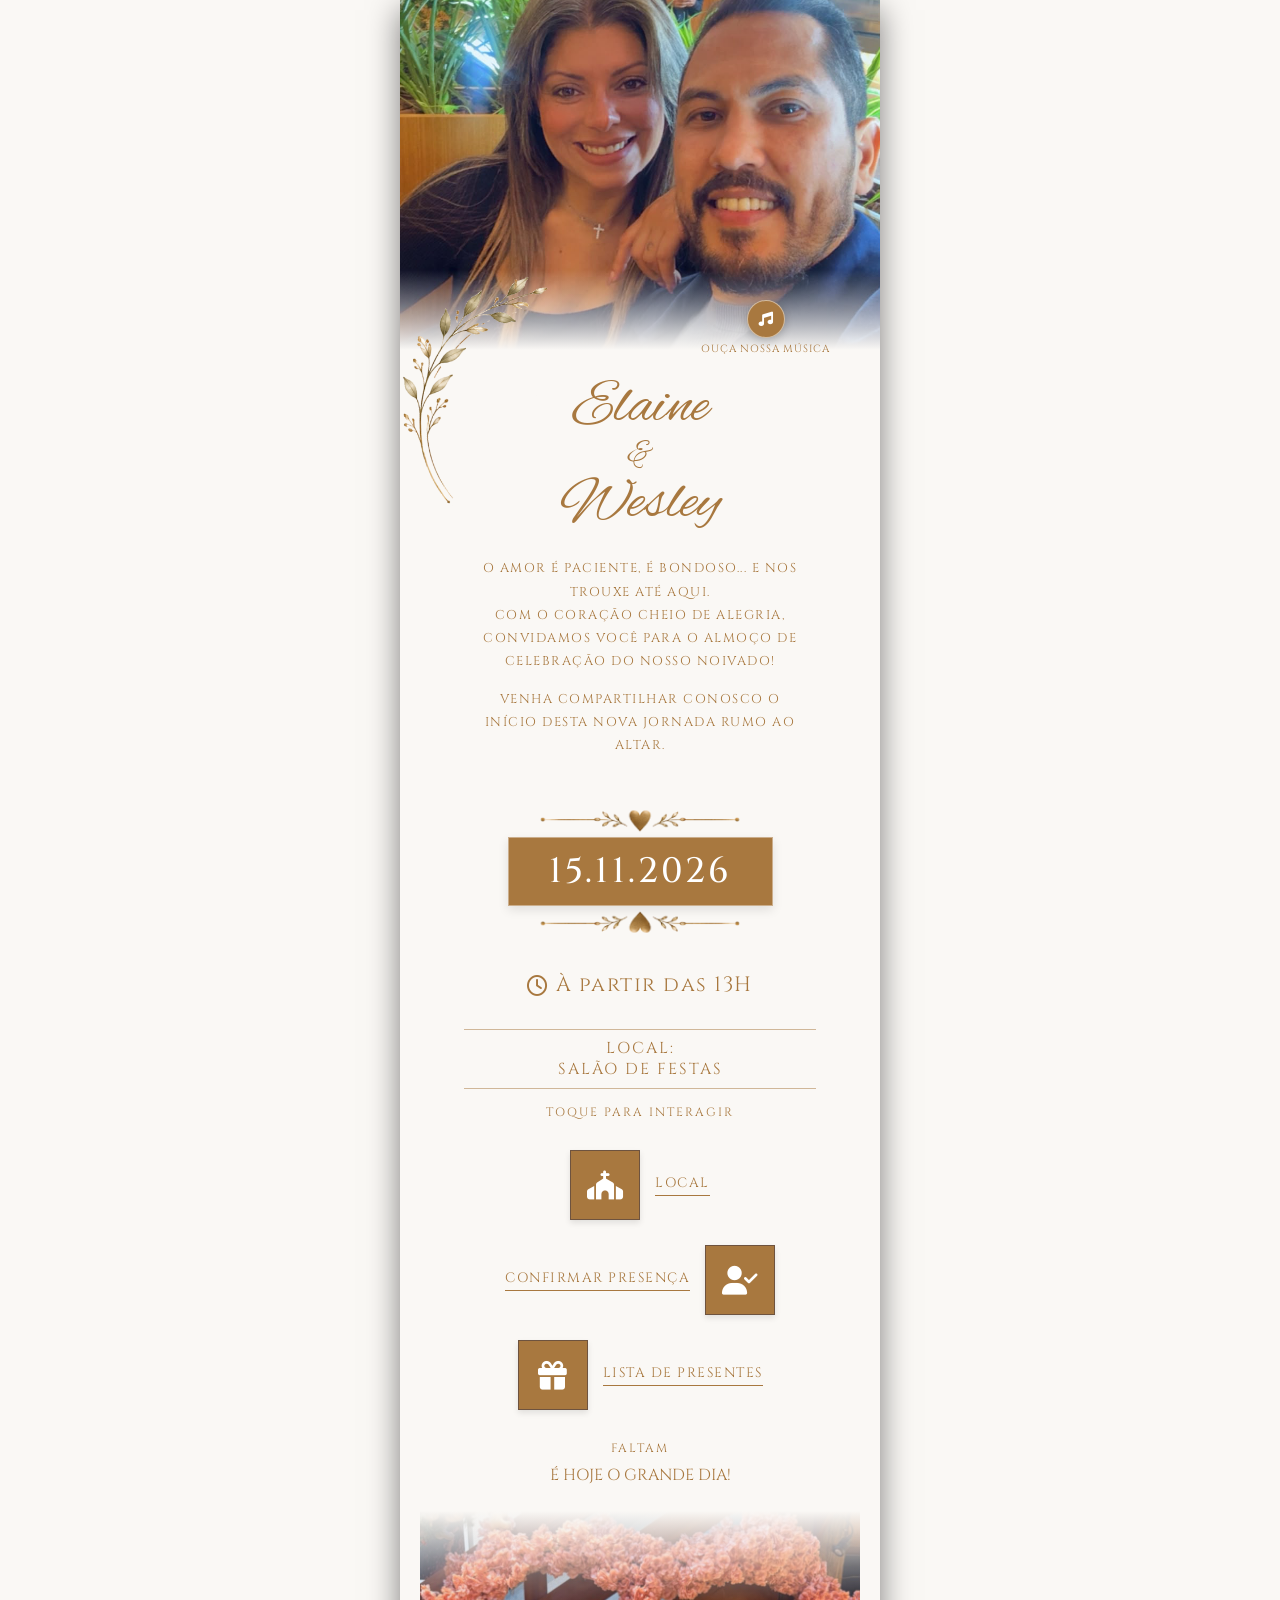
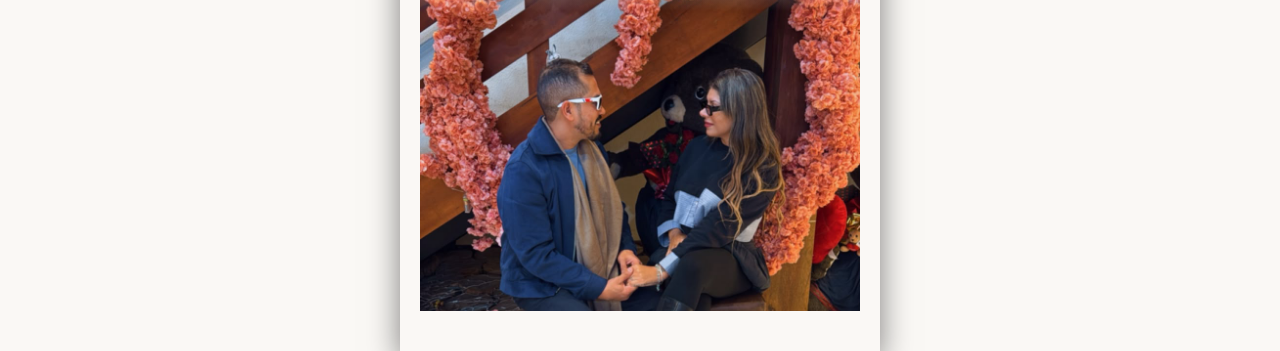
<file: index.html>
<html lang="pt-BR">
<head>
  <meta charset="UTF-8">
  <meta name="viewport" content="width=device-width, initial-scale=1.0">
  <title>Elaine e Wesley</title>
  
  <!-- Google Fonts -->
  <link rel="preconnect" href="https://fonts.googleapis.com">
  <link rel="preconnect" href="https://fonts.gstatic.com" crossorigin>
  <link href="https://fonts.googleapis.com/css2?family=Alex+Brush&family=Cinzel:wght@400;500;600&display=swap" rel="stylesheet">
  
    <!-- Ícones do App/Navegador -->
  <link href="imagens/icon.png" rel="shortcut icon"/>
  <link href="imagens/icon-192.png" rel="icon" sizes="192x192"/>
  <link href="imagens/icon-180.png" rel="apple-touch-icon" sizes="180x180"/>
  
  <!-- FontAwesome -->
  <link rel="stylesheet" href="https://cdnjs.cloudflare.com/ajax/libs/font-awesome/6.4.0/css/all.min.css">

  <!-- CSS Local -->
  <link rel="stylesheet" href="./style.css">
</head>
<body>
   <!-- Música de fundo -->
<audio id="bg-music" loop src="audio/musica.mp3"></audio>
<div class="card-container">

  <!-- FOTO DO TOPO -->
  <div class="top-photo-wrapper">
    <img src="imagens/casal-foto1.png" alt="Foto Casal Topo">
  </div>

  <!-- CONTEÚDO PRINCIPAL -->
  <div class="main-content">
    
    <!-- CONTAINER DOS NOMES COM A DECORAÇÃO -->
    <div class="names-container">
      <img src="imagens/arabesco-esquerda.png" alt="Detalhe" class="left-decoration">
      <h1 class="couple-names">
        Elaine
        <span>&</span>
        Wesley
      </h1>
      <!-- Bloco de Música com Texto -->
<div class="music-wrapper">
    <button id="music-btn" class="music-toggle-btn" aria-label="Tocar Música">
      <i class="fa-solid fa-music"></i>
    </button>
    <span class="music-label">Ouça nossa música</span>
  </div>
</div>
      
   <!-- Versículo Bíblico -->
<p class="invitation-text bible-quote">
  O amor é paciente, é bondoso... E nos trouxe até aqui.<br>
Com o coração cheio de alegria, convidamos você para o almoço de celebração do nosso noivado!
</p>

<!-- Texto da Saudação -->
<p class="invitation-text">
  Venha compartilhar conosco o início desta nova jornada rumo ao altar.
</p>

     <!-- SEÇÃO DA DATA COM DECORAÇÕES -->
    <div class="date-wrapper">
      <img src="imagens/arabesco-coracao-cima.png" alt="Decoração Topo" class="date-deco date-deco-top">

      <!-- DATA EM DESTAQUE -->
      <div class="date-badge">
        15.11.2026
      </div>

      <img src="imagens/arabesco-coracao-baixo.png" alt="Decoração Base" class="date-deco date-deco-bottom">
    </div>

    <!-- HORA -->
     <div class="time-text">
      <i class="far fa-clock"></i>
      <span>À partir das 13H</span>
    </div>
    
    <!-- LOCAL -->
    <div class="location-info">
      <div class="divider-line"></div>
      <p class="location-text">Local: <br>Salão de festas</p>
      <div class="divider-line"></div>
    </div>

    <!-- INSTRUÇÃO -->
    <p class="touch-instruction">Toque para interagir</p>

    <!-- BOTÕES INTERATIVOS -->
    <div class="interactive-buttons">

      <!-- Botão 1: Local -->
      <a href="https://digitalconvite.github.io/elaine-e-wesley/local-cerimonia.html" rel="noopener noreferrer" class="btn-row">
        <div class="icon-square">
          <i class="fas fa-church"></i>
        </div>
        <span class="btn-label">Local</span>
      </a>

      <!-- Botão 3: Confirmar Presença -->
      <div class="btn-row reverse" id="rsvpBtn">
        <div class="icon-square">
          <i class="fas fa-user-check"></i>
        </div>
        <span class="btn-label">Confirmar Presença</span>
      </div>

      <!-- Botão 4: Lista de presentes -->
      <a href="https://digitalconvite.github.io/elaine-e-wesley/lista-de-presentes.html" rel="noopener noreferrer" class="btn-row">
        <div class="icon-square">
          <i class="fa-solid fa-gift"></i>
        </div>
        <span class="btn-label">Lista de presentes</span>
      </a>

    </div>
    
    <!-- CONTAGEM REGRESSIVA -->
<div class="countdown-container">
  <div class="countdown-title">FALTAM</div>
  <div class="countdown-timer" id="countdown">
    <div class="time-box">
      <span id="days">00</span>
      <small>dias</small>
    </div>
    <div class="time-box">
      <span id="hours">00</span>
      <small>horas</small>
    </div>
    <div class="time-box">
      <span id="minutes">00</span>
      <small>min</small>
    </div>
    <div class="time-box">
      <span id="seconds">00</span>
      <small>seg</small>
    </div>
  </div>
</div>
    <!-- FOTO DA PARTE INFERIOR -->
    <div class="bottom-section">
           <div class="bottom-photo-wrapper">
        <img src="imagens/foto-final.png" alt="flores douradas">
      </div>
    </div>

  </div>

  <!-- MODAL RSVP -->
  <div id="rsvpModal" class="modal">
    <div class="modal-content">
      <h3>Confirmação de Presença</h3>
      <form id="rsvpForm">
        
        <div class="form-group">
          <label for="nome">Seu Nome Completo:</label>
          <input type="text" id="nome" placeholder="Digite seu nome completo" required>
        </div>
        
        <div class="form-group">
          <label for="presencaCelebracao">Celebração:</label>
          <select id="presencaCelebracao" required>
            <option value="Sim, estarei presente na Celebração">Sim, estarei presente!</option>
            <option value="Não poderei ir à Celebração">Não poderei ir à Celebração</option>
          </select>
        </div>

        <div class="form-group">
          <label for="acompanhantes">Quantidade de Acompanhantes:</label>
          <input type="number" id="acompanhantes" placeholder="0" min="0" value="0">
        </div>
        <button type="submit" class="modal-btn">Enviar via WhatsApp</button>
        <button type="button" class="modal-btn btn-cancel" id="closeRsvpBtn">Fechar</button>
      </form>
    </div>
  </div>

  <!-- JavaScript Local -->
  <script src="./script.js"></script>
</body>
</html>
</file>
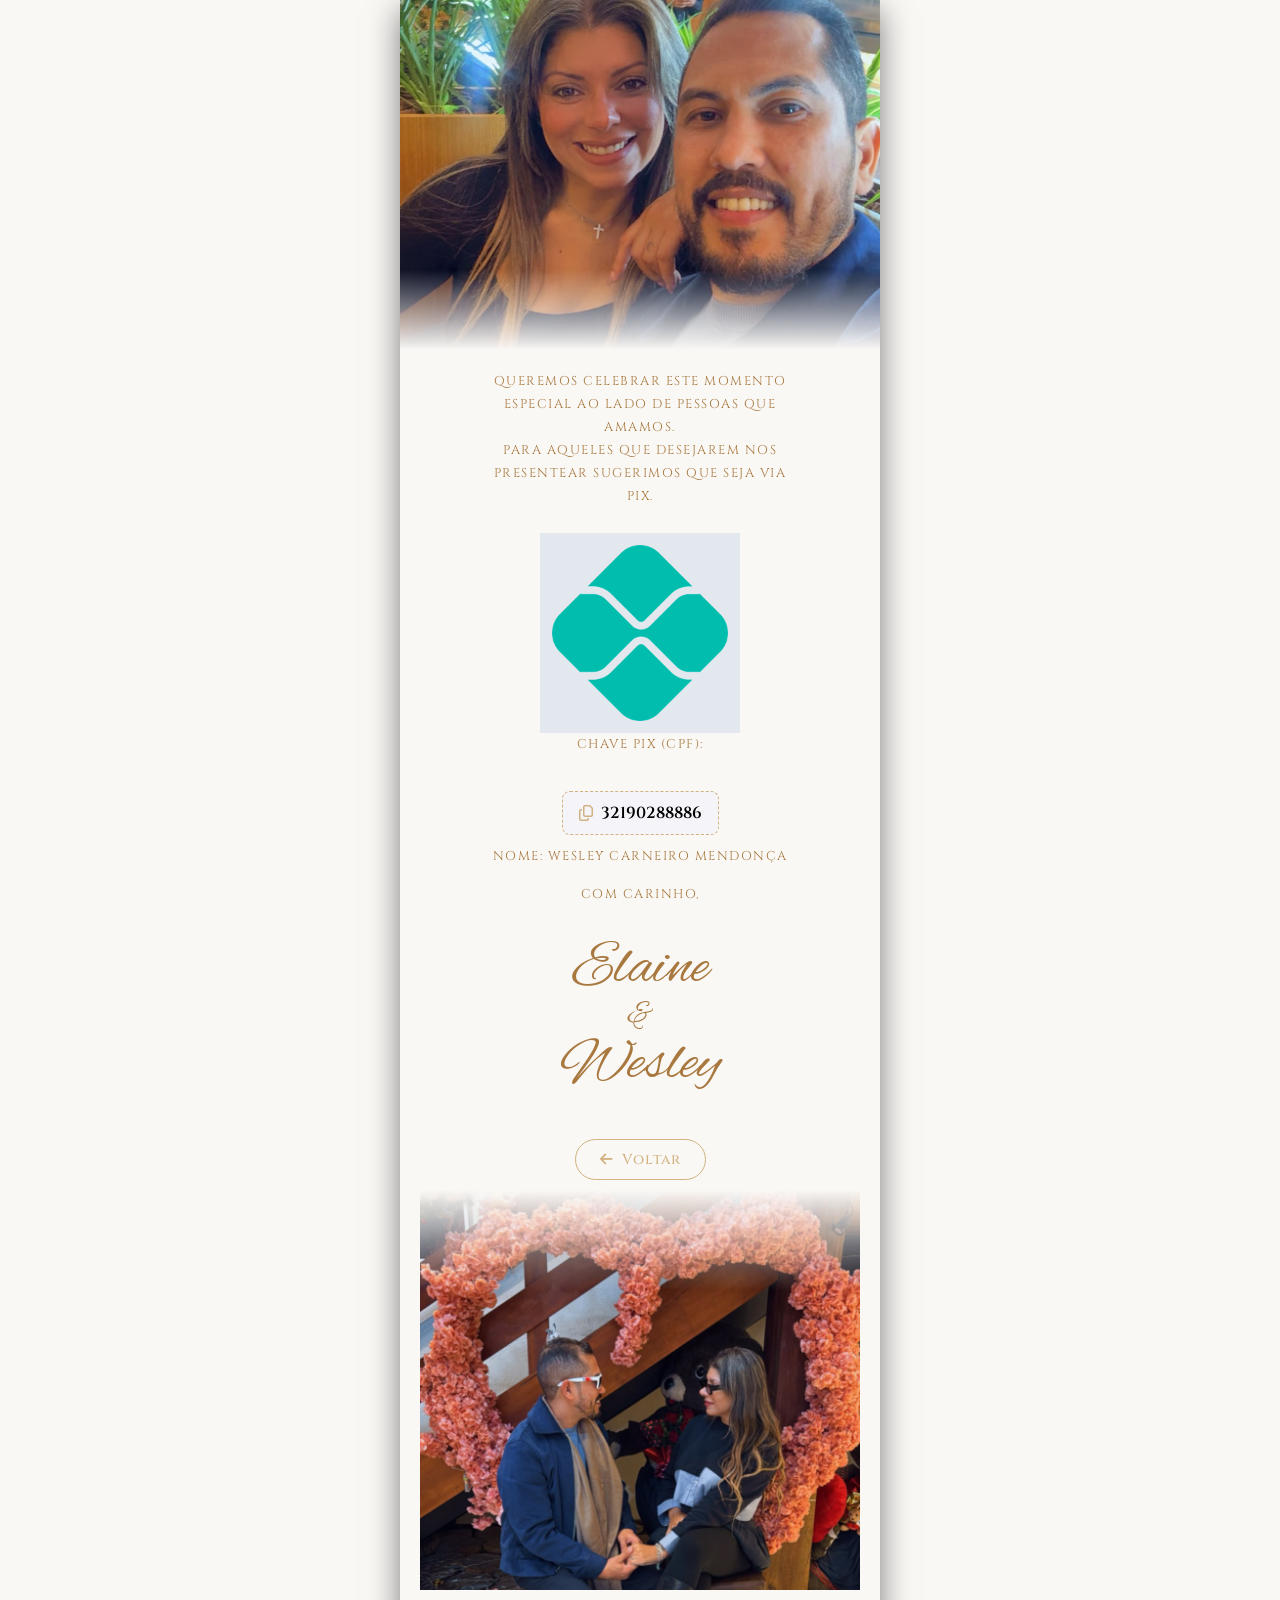
<file: lista-de-presentes.html>
<!DOCTYPE html>
<html lang="pt-BR">
<head>
  <meta charset="UTF-8">
  <meta name="viewport" content="width=device-width, initial-scale=1.0">
  <title>Elaine e Wesley</title>
  
  <!-- Google Fonts -->
  <link rel="preconnect" href="https://fonts.googleapis.com">
  <link rel="preconnect" href="https://fonts.gstatic.com" crossorigin>
  <link href="https://fonts.googleapis.com/css2?family=Alex+Brush&family=Cinzel:wght@400;500;600&display=swap" rel="stylesheet">
  
  <!-- FontAwesome -->
  <link rel="stylesheet" href="https://cdnjs.cloudflare.com/ajax/libs/font-awesome/6.4.0/css/all.min.css">

  <!-- CSS Local -->
  <link rel="stylesheet" href="./style.css">

  <style>
    /* Estilos para destacar e dar feedback visual na chave Pix */
    .pix-box {
      display: inline-flex;
      align-items: center;
      justify-content: center;
      gap: 8px;
      background-color: #f4f4f9;
      border: 1px dashed #d1b280; /* Tom dourado elegante */
      padding: 10px 16px;
      border-radius: 8px;
      cursor: pointer;
      font-weight: 600;
      transition: all 0.2s ease;
      user-select: all;
      margin: 10px 0;
    }

    .pix-box:hover, .pix-box:active {
      background-color: #eef2e6;
      transform: scale(1.02);
    }

    .pix-box i {
      color: #d1b280;
    }

    .copied-toast {
      display: none;
      font-size: 0.85em;
      color: #2e7d32;
      font-weight: bold;
      margin-top: 4px;
    }

    /* Estilo do Botão Voltar */
    .btn-voltar-container {
      text-align: center;
      margin: 20px 0 10px 0;
    }

    .btn-voltar {
      display: inline-flex;
      align-items: center;
      justify-content: center;
      gap: 8px;
      background-color: transparent;
      color: #d1b280;
      border: 1px solid #d1b280;
      padding: 10px 24px;
      border-radius: 25px;
      text-decoration: none;
      font-family: 'Cinzel', serif;
      font-size: 0.9em;
      font-weight: 500;
      letter-spacing: 1px;
      transition: all 0.3s ease;
      cursor: pointer;
    }

    .btn-voltar:hover {
      background-color: #d1b280;
      color: #ffffff;
      transform: translateY(-2px);
      box-shadow: 0 4px 10px rgba(209, 178, 128, 0.3);
    }
  </style>
</head>
<body>
<div class="card-container">

  <!-- FOTO DO TOPO -->
  <div class="top-photo-wrapper">
    <img src="imagens/casal-foto1.png" alt="Foto Casal Topo">
  </div>
  
  <!-- CONTEÚDO PRINCIPAL -->
  <div class="main-content">
      
      <p class="invitation-text">
        Queremos celebrar este momento especial ao lado de pessoas que amamos.<br>
        Para aqueles que desejarem nos presentear sugerimos que seja via PIX. 
      </p>

      <!-- FOTO DO QR CODE -->
      <img src="imagens/qr-code.png" alt="Qr Code" style="width: 200px; height: auto;">

      <!-- ÁREA DA CHAVE PIX INTERATIVA -->
      <p class="invitation-text">
        CHAVE PIX (CPF):<br>
        <div class="pix-box" onclick="copyPix()" title="Clique para copiar">
          <i class="fa-regular fa-copy"></i>
          <span id="pixKey">32190288886</span>
        </div>
        <div id="toast" class="copied-toast">✓ Chave Pix copiada com sucesso!</div>
      </p>

      <p class="invitation-text">
        NOME: WESLEY CARNEIRO MENDONÇA
      </p>
        
      <p class="invitation-text">        
        Com carinho,
      </p>

      <!-- CONTAINER DOS NOMES COM A DECORAÇÃO -->
      <div class="names-container">
        <h1 class="couple-names">
          Elaine
          <span>&</span>
          Wesley
        </h1>
      </div> 

     <!-- BOTÃO VOLTAR -->
      <div class="btn-voltar-container">
        <a href="https://digitalconvite.github.io/elaine-e-wesley" class="btn-voltar">
          <i class="fa-solid fa-arrow-left"></i> Voltar
        </a>
      </div>

      <!-- FOTO DA PARTE INFERIOR -->
      <div class="bottom-section">
        <div class="bottom-photo-wrapper">
          <img src="imagens/foto-final.png" alt="flores douradas">
        </div>
      </div>

  </div>
</div>

<!-- SCRIPT DE CÓPIA DA CHAVE PIX -->
<script>
  function copyPix() {
    const pixText = document.getElementById("pixKey").innerText;
    
    // Copia para a área de transferência do usuário
    navigator.clipboard.writeText(pixText).then(() => {
      const toast = document.getElementById("toast");
      toast.style.display = "block";
      
      // Oculta a mensagem de "copiado" após 2.5 segundos
      setTimeout(() => {
        toast.style.display = "none";
      }, 2500);
    }).catch(err => {
      console.error("Erro ao copiar: ", err);
    });
  }
</script>

</body>
</html>
</file>
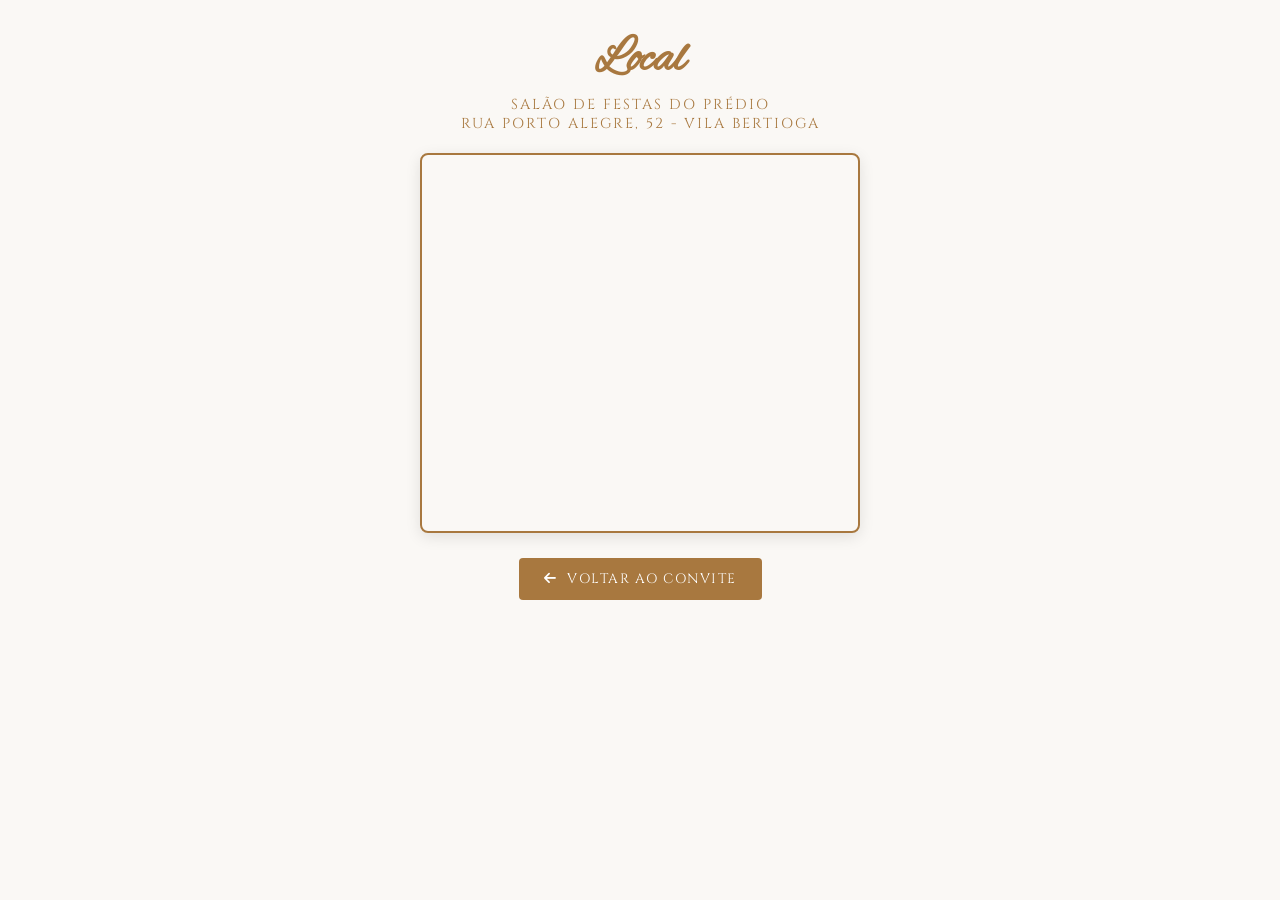
<file: local-cerimonia.html>
<!DOCTYPE html>
<html lang="pt-BR">
<head>
  <meta charset="UTF-8">
  <meta name="viewport" content="width=device-width, initial-scale=1.0">
  <title>Cerimônia</title>
  
  <!-- Google Fonts & FontAwesome -->
  <link rel="preconnect" href="https://fonts.googleapis.com">
  <link rel="preconnect" href="https://fonts.gstatic.com" crossorigin>
  <link href="https://fonts.googleapis.com/css2?family=Alex+Brush&family=Cinzel:wght@400;500;600&display=swap" rel="stylesheet">
  <link rel="stylesheet" href="https://cdnjs.cloudflare.com/ajax/libs/font-awesome/6.4.0/css/all.min.css">

  <!-- Estilos da página de localização -->
  <style>
    :root {
      --bg-color: #FAF8F5;
      --primary-color: #A8783F;
      --text-gold: #A8783F;
      --font-cursive: 'Alex Brush', cursive;
      --font-serif: 'Cinzel', serif;
    }

    * {
      box-sizing: border-box;
      margin: 0;
      padding: 0;
    }

    body {
      background-color: var(--bg-color);
      font-family: var(--font-serif);
      color: var(--text-gold);
      min-height: 100vh;
      display: flex;
      justify-content: center;
      align-items: flex-start;
    }

    .page-container {
      width: 100%;
      max-width: 480px;
      padding: 30px 20px;
      text-align: center;
      display: flex;
      flex-direction: column;
      align-items: center;
    }

    .title {
      font-family: var(--font-cursive);
      font-size: 3rem;
      color: var(--primary-color);
      margin-bottom: 5px;
    }

    .subtitle {
      font-size: 0.9rem;
      letter-spacing: 2px;
      text-transform: uppercase;
      margin-bottom: 20px;
    }

    .map-frame {
      width: 100%;
      height: 380px;
      border: 2px solid var(--primary-color);
      border-radius: 8px;
      overflow: hidden;
      box-shadow: 0 4px 15px rgba(0, 0, 0, 0.1);
      margin-bottom: 25px;
    }

    .map-frame iframe {
      width: 100%;
      height: 100%;
      border: 0;
    }

    /* Botão de Voltar ao Convite */
    .back-btn {
      display: inline-flex;
      align-items: center;
      gap: 10px;
      background-color: var(--primary-color);
      color: #FFFFFF;
      text-decoration: none;
      padding: 12px 25px;
      border-radius: 4px;
      font-size: 0.85rem;
      letter-spacing: 1.5px;
      text-transform: uppercase;
      transition: transform 0.2s ease, background-color 0.2s ease;
    }

    .back-btn:hover {
      transform: scale(1.03);
    }
  </style>
</head>
<body>

  <div class="page-container">
    <h1 class="title">Local</h1>
    <p class="subtitle">Salão de festas do prédio<br>
      Rua Porto Alegre, 52 - Vila Bertioga
    </p>

    <!-- MAPA INCORPORADO DO GOOGLE MAPS (Entrar no google maps, digitar o local, compartilhar e escoher opção incorporar um mapa e copiar apenas o link) -->
    <div class="map-frame">
      <iframe 
        src="https://www.google.com/maps/embed?pb=!1m18!1m12!1m3!1d3657.1472957831343!2d-46.58740058816277!3d-23.56315276157132!2m3!1f0!2f0!3f0!3m2!1i1024!2i768!4f13.1!3m3!1m2!1s0x94ce5eaf153639c3%3A0x2869c6562e3a1e4f!2sR.%20Porto%20Alegre%2C%2052%20-%20Vila%20Bertioga%2C%20S%C3%A3o%20Paulo%20-%20SP%2C%2003185-020!5e0!3m2!1spt-BR!2sbr!4v1791207688541!5m2!1spt-BR!2sbr" width="600" height="450" style="border:0;" allowfullscreen="" loading="lazy" referrerpolicy="strict-origin-when-cross-origin" width="600" height="450" style="border:0;" allowfullscreen="" loading="lazy" referrerpolicy="strict-origin-when-cross-origin" 
        loading="lazy" 
        referrerpolicy="no-referrer-when-downgrade">
      </iframe>
    </div>

    <!-- BOTÃO PARA VOLTAR -->
    <a href="./index.html" class="back-btn">
      <i class="fas fa-arrow-left"></i>
      Voltar ao Convite
    </a>
  </div>

</body>
</html>
</file>
<file: style.css>
:root {
  --bg-color: #FAF8F5;
  --primary-color: #A8783F;
  --text-gold: #A8783F;
  --text-dark: #6E533F;
  --font-cursive: 'Alex Brush', cursive;
  --font-serif: 'Cinzel', serif;
}

* {
  box-sizing: border-box;
  margin: 0;
  padding: 0;
}

html, body {
  width: 100%;
  min-height: 100vh;
  background-color: #faf8f5;
  font-family: var(--font-serif);
  overflow-x: hidden;
  display: flex;
  justify-content: center;
  align-items: flex-start;
}

/* Container do Convite */
.card-container {
  width: 100%;
  max-width: 480px;
  background-color: var(--bg-color);
  position: relative;
  display: flex;
  flex-direction: column;
  align-items: center;
  text-align: center;
  box-shadow: 0 10px 30px rgba(0,0,0,0.5);
  min-height: 100vh;
}

/* Foto do Topo */
.top-photo-wrapper {
  width: 100%;
  height: 350px;
  position: relative;
  overflow: hidden;
}

.top-photo-wrapper img {
  width: 100%;
  height: 100%;
  object-fit: cover;
}

.top-photo-wrapper::after {
  content: '';
  position: absolute;
  bottom: 0;
  left: 0;
  width: 100%;
  height: 80px;
  background: linear-gradient(to bottom, rgba(250,248,245,0) 0%, var(--bg-color) 100%);
}

/* Conteúdo Central */
.main-content {
  padding: 20px 20px 40px;
  width: 100%;
  display: flex;
  flex-direction: column;
  align-items: center;
}

.names-container {
  position: relative;
  display: flex;
  justify-content: center;
  align-items: center;
  width: 50%;
  margin: 5px 0 20px;
}

.left-decoration {
  position: absolute;
  left: -60%;
  top: -100px;
  width: 150px;
  height: auto;
  pointer-events: none;
}

.names-container .couple-names {
  margin: 0;
}

.couple-names {
  font-family: var(--font-cursive);
  font-size: 3.8rem;
  color: var(--primary-color);
  line-height: 1.1;
  margin: 10px 0 20px;
  font-weight: normal;
}

.couple-names span {
  display: block;
  font-size: 2.2rem;
  margin: -5px 0;
}

.invitation-text {
  font-size: 0.8rem;
  color: var(--text-gold);
  letter-spacing: 1.5px;
  line-height: 1.8;
  max-width: 320px;
  text-transform: uppercase;
  margin-bottom: 25px;
}
/* Espaço menor entre o versículo e o texto do convite */
.invitation-text + .invitation-text {
  margin-top: -10px; /* Reduz o espaço excessivo entre os dois parágrafos */
}

.information-extra {
  font-size: 0.8rem;
  color: var(--text-gold);
  letter-spacing: 1.5px;
  line-height: 1.8;
  max-width: 320px;
  text-transform: uppercase;
  margin-bottom: 25px;
}

.location-info {
  width: 100%;
  margin-bottom: 15px;
}

.divider-line {
  width: 80%;
  height: 1px;
  background-color: var(--text-gold);
  opacity: 0.5;
  margin: 0 auto;
}

.location-text {
  font-size: 0.99rem;
  color: var(--text-gold);
  letter-spacing: 2px;
  padding: 8px 0;
  text-transform: uppercase;
}

/* Horário do Evento - Garante a cor dourada no texto e ícone */
.time-text {
  display: flex;
  align-items: center;
  justify-content: center;
  gap: 6px;
  font-size: 1.3rem;
  color: var(--text-gold);
  letter-spacing: 1.5px;
  margin-bottom: 30px;
}

.time-text i,
.time-text span {
  color: var(--text-gold);
}

.date-wrapper {
  display: flex;
  flex-direction: column;
  align-items: center;
  justify-content: center;
  width: 100%;
  margin: 20px 0 30px;
}

.date-wrapper .date-badge {
  margin: 1px 0;
}

.date-badge {
  background-color: var(--primary-color);
  color: #FFFFFF;
  font-size: 2.2rem;
  font-weight: 500;
  padding: 10px 40px;
  letter-spacing: 3px;
  border: 1px solid rgba(255,255,255,0.4);
  box-shadow: 0 4px 10px rgba(0,0,0,0.1);
  position: relative;
}

.date-deco {
  width: 220px;
  height: auto;
  object-fit: contain;
  pointer-events: none;
}

.date-deco-top {
  margin-bottom: 2px;
}

.date-deco-bottom {
  margin-top: 2px;
}

.touch-instruction {
  font-size: 0.75rem;
  color: var(--text-gold);
  letter-spacing: 2px;
  text-transform: uppercase;
  margin-bottom: 30px;
}

.interactive-buttons {
  width: 100%;
  display: flex;
  flex-direction: column;
  gap: 25px;
  margin-bottom: 40px;
}

.btn-row {
  display: flex;
  align-items: center;
  justify-content: center;
  gap: 15px;
  text-decoration: none;
  cursor: pointer;
  transition: transform 0.2s ease;
}

.btn-row.reverse {
  flex-direction: row-reverse;
}

.btn-row:hover {
  transform: scale(1.03);
}

.icon-square {
  width: 70px;
  height: 70px;
  background-color: var(--primary-color);
  border: 1px solid var(--text-dark);
  display: flex;
  align-items: center;
  justify-content: center;
  color: #FFFFFF;
  font-size: 1.8rem;
  box-shadow: 0 3px 6px rgba(0,0,0,0.1);
}

.btn-label {
  font-size: 0.85rem;
  color: var(--text-gold);
  letter-spacing: 1.5px;
  text-transform: uppercase;
  position: relative;
  padding-bottom: 4px;
}

.btn-label::after {
  content: '';
  position: absolute;
  bottom: 0;
  left: 0;
  width: 100%;
  height: 1px;
  background-color: var(--text-gold);
}

/* Foto Rodapé */
.bottom-section {
  width: 100%;
  position: relative;
}

.bottom-photo-wrapper {
  width: 100%;
  height: 400px;
  position: relative;
}

.bottom-photo-wrapper img {
  width: 100%;
  height: 100%;
  object-fit: cover;
}

.bottom-photo-wrapper::before {
  content: '';
  position: absolute;
  top: 0;
  left: 0;
  width: 100%;
  height: 100px;
  background: linear-gradient(to top, rgba(250,248,245,0) 0%, var(--bg-color) 100%);
}


/* Modal RSVP Corrigido */
.modal {
  display: none;
  position: fixed;
  top: 0;
  left: 0;
  width: 100%;
  height: 100vh;
  background: rgba(0, 0, 0, 0.7);
  z-index: 9999;
  justify-content: center;
  align-items: center;
  padding: 15px;
}

.modal-content {
  background: var(--bg-color);
  padding: 25px 20px;
  border-radius: 8px;
  width: 100%;
  max-width: 380px;
  max-height: 90vh;
  overflow-y: auto;
  text-align: center;
  box-shadow: 0 5px 20px rgba(0,0,0,0.4);
  border: 1px solid var(--primary-color);
  position: relative;
  z-index: 10000;
}

.modal-content h3 {
  color: var(--primary-color);
  font-family: var(--font-serif);
  margin-bottom: 15px;
  font-size: 1.3rem;
}

.modal-content .form-group {
  display: flex;
  flex-direction: column;
  text-align: left;
  margin-bottom: 12px;
  width: 100%;
}

.modal-content label {
  font-size: 0.8rem;
  color: var(--text-dark);
  margin-bottom: 4px;
  font-weight: bold;
  letter-spacing: 0.5px;
}

.modal-content input, 
.modal-content select {
  width: 100%;
  padding: 10px;
  border: 1px solid var(--text-gold);
  background: #FFFFFF;
  font-family: var(--font-serif);
  font-size: 0.9rem;
  border-radius: 4px;
  color: #333;
  outline: none;
  cursor: pointer;
}

.modal-content input[type="text"],
.modal-content input[type="number"] {
  cursor: text;
}

.modal-btn {
  background: var(--primary-color);
  color: #FFF;
  border: none;
  padding: 12px;
  margin-top: 10px;
  cursor: pointer;
  width: 100%;
  font-family: var(--font-serif);
  font-size: 0.9rem;
  border-radius: 4px;
  letter-spacing: 1px;
}

.modal-btn.btn-cancel {
  background: #888888;
  margin-top: 8px;
}

/* Adaptativo para Celulares */
@media screen and (max-width: 600px) {
  html, body {
    background-color: var(--bg-color);
  }

  .card-container {
    max-width: 100%;
    box-shadow: none;
  }

  .top-photo-wrapper,
  .bottom-photo-wrapper {
    height: 50vh;
  }
}

/* Container de Música acima/direita dos nomes */
.music-wrapper {
  position: absolute;
  right: -80px;
  top: -75px;
  display: flex;
  flex-direction: column;
  align-items: center;
  z-index: 10;
}

.music-toggle-btn {
  width: 38px;
  height: 38px;
  border-radius: 50%;
  background-color: var(--primary-color);
  color: #ffffff;
  border: 1px solid rgba(255, 255, 255, 0.5);
  box-shadow: 0 3px 8px rgba(0, 0, 0, 0.2);
  cursor: pointer;
  display: flex;
  align-items: center;
  justify-content: center;
  font-size: 0.9rem;
  transition: transform 0.2s ease, background-color 0.2s ease;
}

.music-toggle-btn:hover {
  transform: scale(1.1);
}

.music-toggle-btn.playing {
  animation: pulse 2s infinite;
}

/* Texto abaixo do botão */
.music-label {
  font-size: 0.65rem;
  color: var(--text-gold);
  letter-spacing: 0.8px;
  text-transform: uppercase;
  margin-top: 4px;
  white-space: nowrap;
  font-family: var(--font-serif);
}

@keyframes pulse {
  0% { box-shadow: 0 0 0 0 rgba(168, 120, 63, 0.7); }
  70% { box-shadow: 0 0 0 10px rgba(168, 120, 63, 0); }
  100% { box-shadow: 0 0 0 0 rgba(168, 120, 63, 0); }
}

/* Estilos da Contagem Regressiva */
.countdown-container {
  display: flex;
  flex-direction: column;
  align-items: center;
  margin: -10px 0 25px; /* Ajuste a margem se preferir mais distante ou próximo */
}

.countdown-title {
  font-size: 0.75rem;
  color: var(--text-gold, #A8783F);
  letter-spacing: 2px;
  margin-bottom: 8px;
  font-family: var(--font-serif, serif);
}

.countdown-timer {
  display: flex;
  gap: 12px;
}

.time-box {
  display: flex;
  flex-direction: column;
  align-items: center;
  min-width: 45px;
}

.time-box span {
  font-size: 1.2rem;
  font-weight: 600;
  color: var(--primary-color, #A8783F);
  font-family: var(--font-serif, serif);
  line-height: 1;
}

.time-box small {
  font-size: 0.65rem;
  color: var(--text-gold, #A8783F);
  text-transform: uppercase;
  letter-spacing: 1px;
  margin-top: 4px;
}
</file>
